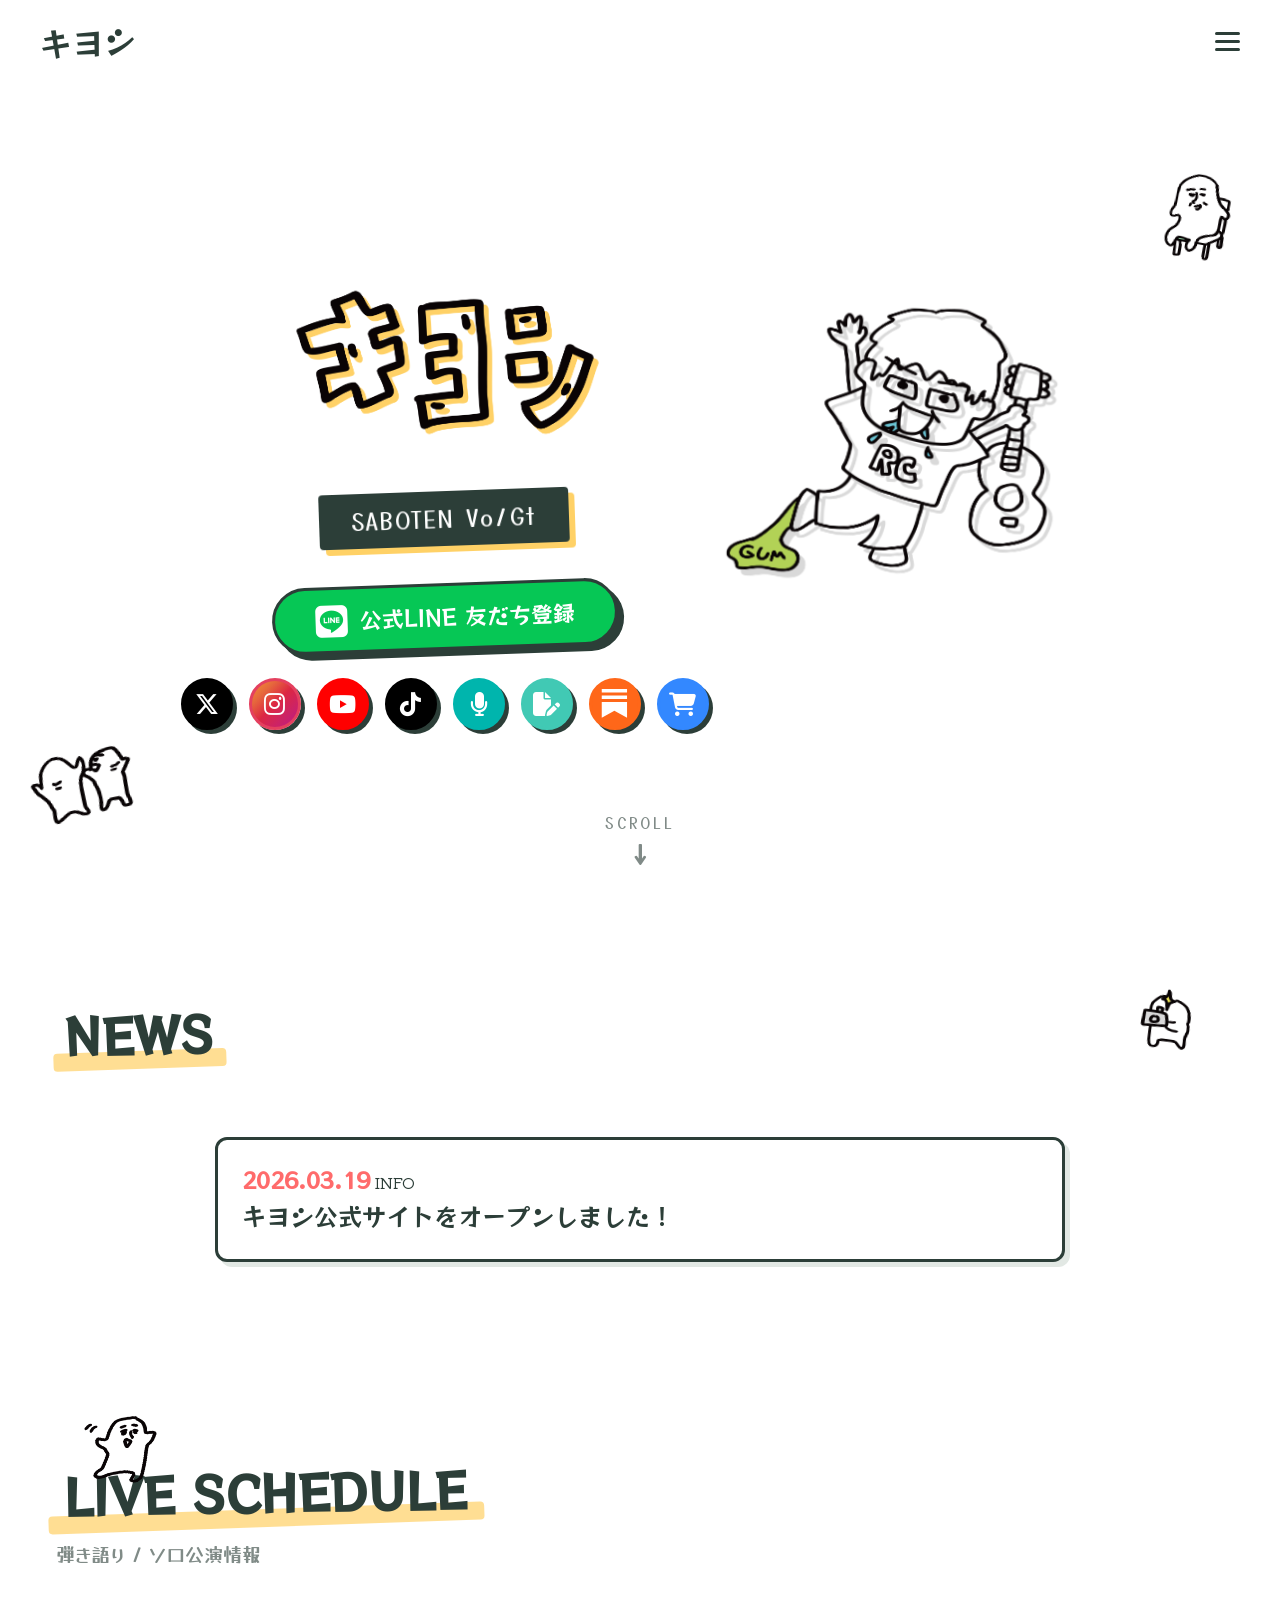
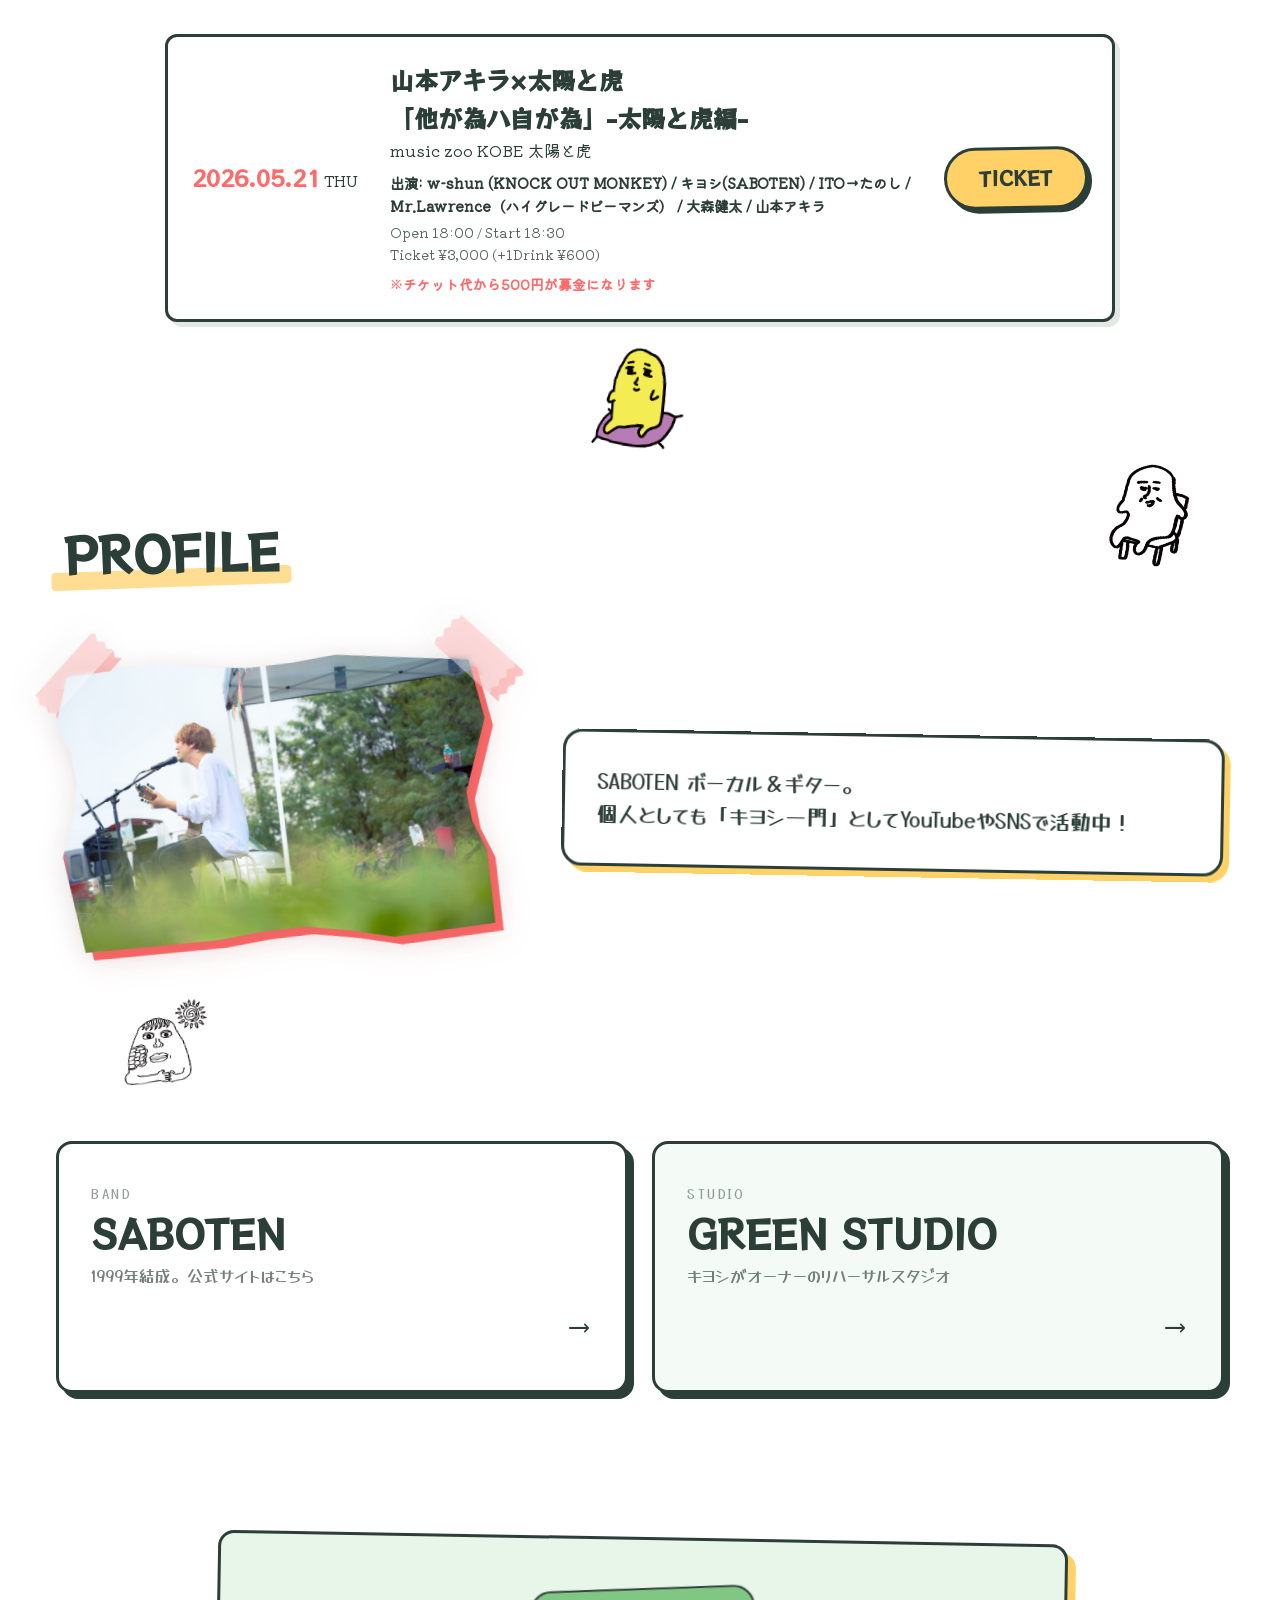
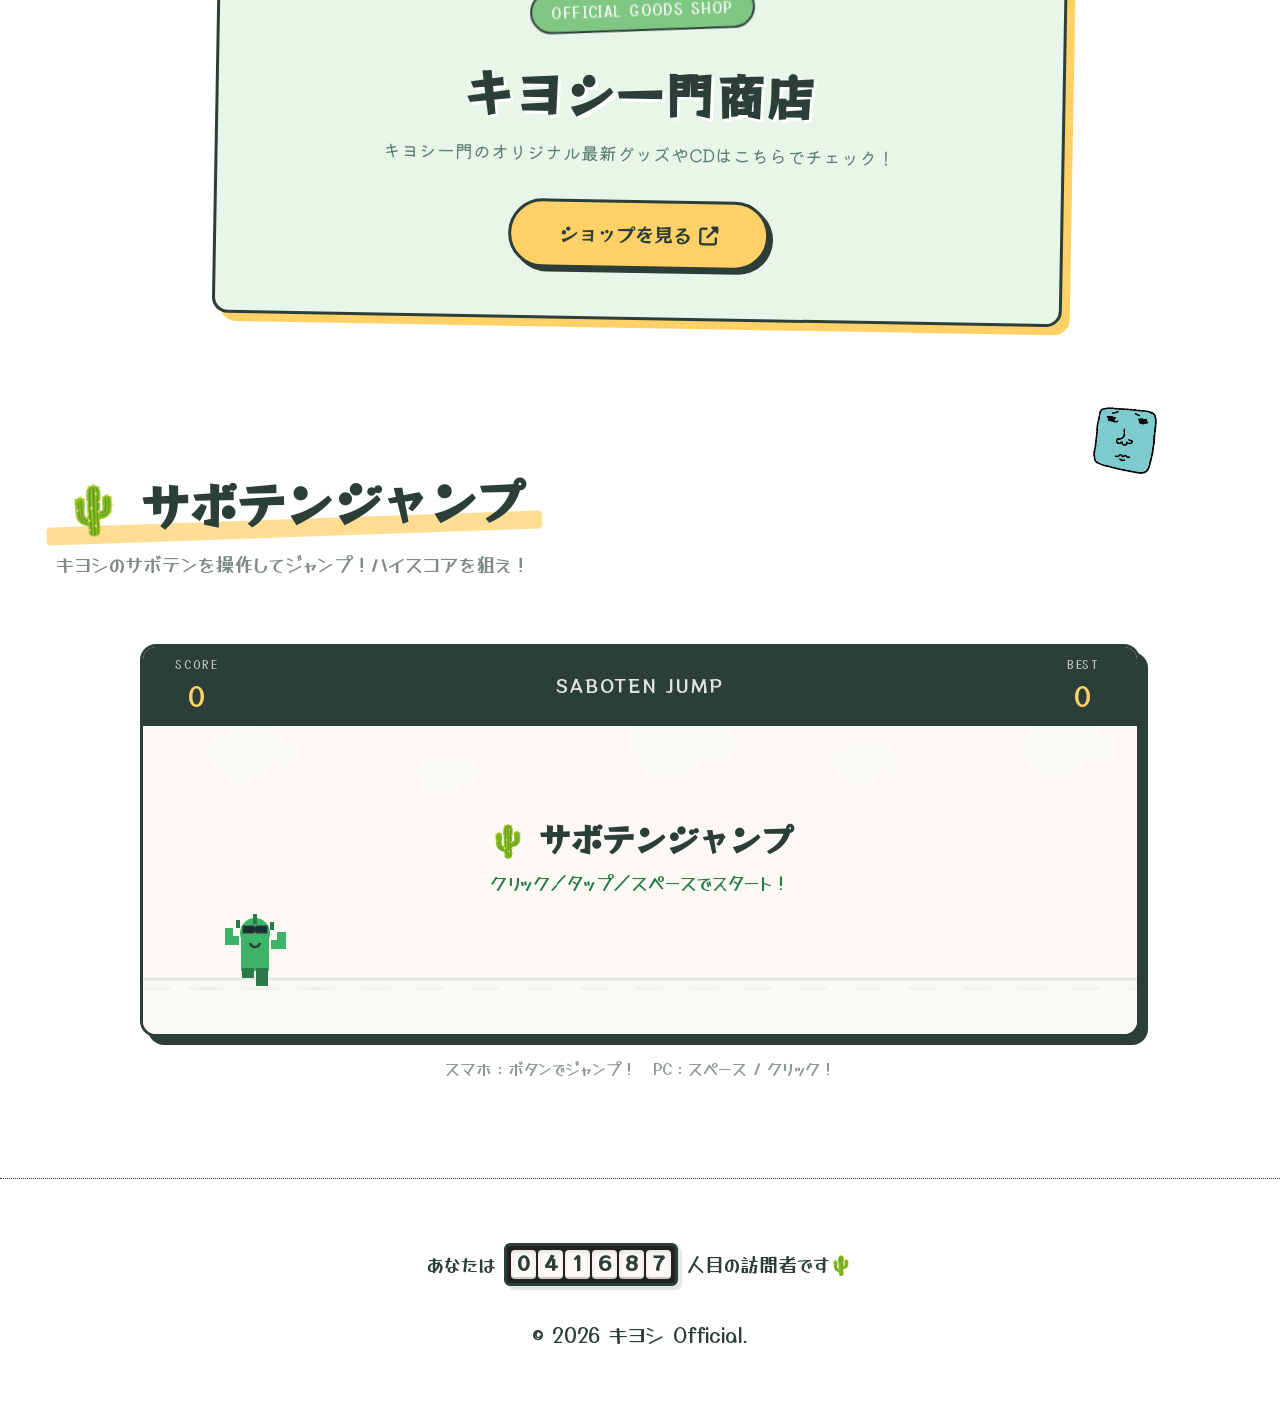
<file: index.html>
<!DOCTYPE html>
<html lang="ja">

<head>
    <meta charset="UTF-8">
    <meta name="viewport" content="width=device-width, initial-scale=1.0">
    <title>キヨシ 公式サイト</title>
    <link rel="stylesheet" href="styles.css?v=202603231520">
    <link rel="stylesheet" href="animations.css?v=202603231520">
    <link rel="preconnect" href="https://fonts.googleapis.com">
    <link rel="preconnect" href="https://fonts.gstatic.com" crossorigin>
    <link
        href="https://fonts.googleapis.com/css2?family=Kiwi+Maru:wght@400;500&family=RocknRoll+One&family=Yusei+Magic&display=swap"
        rel="stylesheet">
    <link rel="stylesheet" href="https://cdnjs.cloudflare.com/ajax/libs/font-awesome/6.5.0/css/all.min.css">
</head>

<body>
    <!-- SVG Filter for Hand-drawn look -->
    <svg style="display: none;">
        <filter id="rough-filter">
            <feTurbulence type="fractalNoise" baseFrequency="0.05" numOctaves="3" result="noise" />
            <feDisplacementMap in="SourceGraphic" in2="noise" scale="2" />
        </filter>
        <filter id="scribble-filter">
            <feTurbulence type="turbulence" baseFrequency="0.05" numOctaves="2" result="turbulence"/>
            <feDisplacementMap in="SourceGraphic" in2="turbulence" scale="3" xChannelSelector="R" yChannelSelector="G"/>
        </filter>
    </svg>

    <!-- Navigation -->
    <nav id="navbar" class="navbar">
        <div class="nav-container">
            <a href="#" class="nav-logo">キヨシ</a>
            <div class="menu-toggle" id="menu-toggle">
                <span></span>
                <span></span>
                <span></span>
            </div>
            <ul class="nav-menu" id="nav-menu">
                <li><a href="#home" class="nav-link">HOME</a></li>
                <li><a href="#news" class="nav-link">NEWS</a></li>
                <li><a href="#live" class="nav-link">LIVE</a></li>
                <li><a href="#profile" class="nav-link">PROFILE</a></li>
                <li><a href="#saboten" class="nav-link">SABOTEN</a></li>
                <li><a href="#studio" class="nav-link">STUDIO</a></li>
                <li><a href="#store" class="nav-link">STORE</a></li>
                <li><a href="#game" class="nav-link">GAME</a></li>
            </ul>
        </div>
    </nav>

    <!-- ========== HERO ========== -->
    <section id="home" class="hero">
        <!-- デコ素材 -->
        <img src="media/素材-05.png" alt="" class="deco-fixed deco-h1" aria-hidden="true">
        <img src="media/素材-07.png" alt="" class="deco-fixed deco-h2" aria-hidden="true">
        <div class="hero-inner">
            <div class="hero-text">
                <div class="hero-text-content" style="display: flex; flex-direction: column; align-items: center; width: 100%;">
                    <h1 class="hero-logo-container" style="margin-bottom: -1rem;">
                        <img src="media/素材-01.png" alt="キヨシ" class="hero-logo-img">
                    </h1>
                    <p class="hero-subtitle">SABOTEN Vo/Gt</p>
                    <div class="hero-line-link-wrap">
                        <a href="https://lin.ee/rFViczp" target="_blank" rel="noopener noreferrer" class="line-btn">
                            <i class="fa-brands fa-line"></i> 公式LINE 友だち登録
                        </a>
                    </div>
                    <div class="hero-social-icons" style="display: flex; justify-content: center; gap: 1rem; margin-top: 1.2rem; flex-wrap: wrap;">
                        <a href="https://x.com/kiyoshi_SABOTEN" target="_blank" rel="noopener noreferrer" class="social-icon-link" data-label="X">
                            <i class="fa-brands fa-x-twitter"></i>
                        </a>
                        <a href="https://www.instagram.com/kiyoshi.saboten.greenstudio/?hl=ja" target="_blank" rel="noopener noreferrer" class="social-icon-link" data-label="Instagram">
                            <i class="fa-brands fa-instagram"></i>
                        </a>
                        <a href="https://www.youtube.com/@キヨシ一門" target="_blank" rel="noopener noreferrer" class="social-icon-link" data-label="YouTube">
                            <i class="fa-brands fa-youtube"></i>
                        </a>
                        <a href="https://www.tiktok.com/@kiyoshi_saboten" target="_blank" rel="noopener noreferrer" class="social-icon-link" data-label="TikTok">
                            <i class="fa-brands fa-tiktok"></i>
                        </a>
                        <a href="https://stand.fm/channels/5f6aadbef04555115d008468" target="_blank" rel="noopener noreferrer" class="social-icon-link" data-label="stand.fm">
                            <i class="fa-solid fa-microphone"></i>
                        </a>
                        <a href="https://note.com/kiyoshi_saboten" target="_blank" rel="noopener noreferrer" class="social-icon-link" data-label="note">
                            <i class="fa-solid fa-file-pen"></i>
                        </a>
                        <a href="https://substack.com/@kiyoshi0608" target="_blank" rel="noopener noreferrer" class="social-icon-link" data-label="Substack">
                            <svg viewBox="0 0 24 24" style="width: 1.2em; height: 1.2em; fill: currentColor;">
                                <path d="M22.539 8.242H1.46V5.405h21.078v2.837zM1.46 10.812V24L12 18.11 22.54 24V10.812H1.46zM22.54 0H1.46v2.836h21.078V0z"/>
                            </svg>
                        </a>
                        <a href="https://kiyoshiichimon.stores.jp" target="_blank" rel="noopener noreferrer" class="social-icon-link" data-label="STORE">
                            <i class="fa-solid fa-cart-shopping"></i>
                        </a>
                    </div>
                </div>
            </div>
            <div class="hero-photo-wrap">
                <div class="hero-photo-frame no-deco-frame">
                    <img src="media/素材-02.png" alt="キヨシ" class="hero-photo no-background">
                </div>
            </div>
        </div>
        <div class="scroll-down">
            <span>SCROLL</span>
            <div class="scroll-arrow">↓</div>
        </div>
    </section>

    <!-- ========== NEWS ========== -->
    <section id="news" class="section news-section deco-section">
        <!-- デコ素材 -->
        <img src="media/素材-06.png" alt="" class="deco-fixed deco-n1" aria-hidden="true">
        <div class="container">
            <div class="section-header">
                <h2 class="section-title marker">NEWS</h2>
            </div>
            <div class="news-grid">
                <!-- news will be populated by script.js -->
            </div>
        </div>
    </section>

    <!-- ========== LIVE ========== -->
    <section id="live" class="section live-section deco-section">
        <!-- デコ素材 -->
        <img src="media/素材-04.png" alt="" class="deco-fixed deco-l1" aria-hidden="true">
        <img src="media/素材-08.png" alt="" class="deco-fixed deco-l2" aria-hidden="true">
        <div class="container">
            <div class="section-header">
                <h2 class="section-title marker">LIVE SCHEDULE</h2>
                <p class="section-subtitle hand-drawn">弾き語り / ソロ公演情報</p>
            </div>
            <div class="live-grid">
                <!-- Data populated by script.js -->
            </div>
        </div>
    </section>

    <!-- ========== PROFILE ========== -->
    <section id="profile" class="section profile-section deco-section">
        <!-- デコ素材 -->
        <img src="media/素材-07.png" alt="" class="deco-fixed deco-p1" aria-hidden="true">
        <div class="container">
            <div class="section-header">
                <h2 class="section-title marker">PROFILE</h2>
            </div>
            <div class="profile-content">
                <div class="profile-image-wrap">
                    <div class="tape tape-top-left"></div>
                    <div class="tape tape-top-right"></div>
                    <img src="media/キヨシIMG_7988.JPG" alt="キヨシ" class="profile-img">
                </div>
                <div class="profile-text-wrap">
                    <p class="hand-drawn-p">SABOTEN ボーカル＆ギター。<br>個人としても「キヨシ一門」としてYouTubeやSNSで活動中！</p>
                </div>
            </div>
        </div>
    </section>

    <!-- ========== SABOTEN & GREEN STUDIO ========== -->
    <section id="saboten" class="section links-section deco-section">
        <!-- デコ素材 -->
        <img src="media/素材-03.png" alt="" class="deco-fixed deco-s1" aria-hidden="true">
        <div class="container">
            <div class="link-cards">
                <a href="https://sabotenrock.com" target="_blank" rel="noopener noreferrer" class="link-card">
                    <span class="link-card-label">BAND</span>
                    <h2 class="link-card-title">SABOTEN</h2>
                    <p class="link-card-sub">1999年結成。公式サイトはこちら</p>
                    <span class="link-card-arrow">→</span>
                </a>
                <a id="studio" href="http://www.greenmusicstudio.jp/" target="_blank" rel="noopener noreferrer" class="link-card link-card--green">
                    <span class="link-card-label">STUDIO</span>
                    <h2 class="link-card-title">GREEN STUDIO</h2>
                    <p class="link-card-sub">キヨシがオーナーのリハーサルスタジオ</p>
                    <span class="link-card-arrow">→</span>
                </a>
            </div>
        </div>
    </section>
    <!-- ========== STORE ========== -->
    <section id="store" class="section store-section deco-section">
        <div class="container">
            <div class="store-banner">
                <div class="store-banner-inner">
                    <span class="store-badge">OFFICIAL GOODS SHOP</span>
                    <h2 class="store-title">キヨシ一門商店</h2>
                    <p class="store-desc">キヨシ一門のオリジナル最新グッズやCDはこちらでチェック！</p>
                    <a href="https://kiyoshiichimon.stores.jp" target="_blank" rel="noopener noreferrer" class="store-btn">ショップを見る <i class="fas fa-external-link-alt"></i></a>
                </div>
                <!-- Optional decoration for store -->
                <img src="media/素材-06.png" class="deco-fixed deco-store" aria-hidden="true" alt="">
            </div>
        </div>
    </section>

    <!-- ========== GAME ========== -->
    <section id="game" class="section game-section deco-section">
        <!-- デコ素材 -->
        <img src="media/素材-09.png" alt="" class="deco-fixed deco-g1" aria-hidden="true">
        <div class="container">
            <div class="section-header">
                <h2 class="section-title marker">🌵 サボテンジャンプ</h2>
                <p class="section-subtitle hand-drawn">キヨシのサボテンを操作してジャンプ！ハイスコアを狙え！</p>
            </div>
            <div class="game-wrapper">
                <div class="game-hud">
                    <div class="game-hud-item">
                        <span class="game-hud-label">SCORE</span>
                        <span class="game-hud-value" id="game-score">0</span>
                    </div>
                    <div class="game-hud-title">SABOTEN JUMP</div>
                    <div class="game-hud-item">
                        <span class="game-hud-label">BEST</span>
                        <span class="game-hud-value" id="game-hiscore">0</span>
                    </div>
                </div>
                <canvas id="game-canvas"></canvas>
                <div class="game-jump-area">
                    <button id="jump-btn" class="jump-btn">
                        🌵 JUMP！
                    </button>
                </div>
            </div>
            <p class="game-hint hand-drawn">スマホ：ボタンでジャンプ！　PC：スペース / クリック！</p>
        </div>
    </section>

    <!-- Footer -->
    <footer class="footer">
        <div class="container">
            <div class="access-counter" style="text-align: center; margin-bottom: 2rem; display: flex; justify-content: center; align-items: center; gap: 0.5rem; flex-wrap: wrap;">
                <span class="hand-drawn" style="font-size: 1.2rem; color: var(--color-text-dark);">あなたは</span>
                
                <!-- Native HTML Counter -->
                <div id="visit-counter" style="display: flex; gap: 2px; background: #222; padding: 4px; border: 3px solid var(--color-text-dark); border-radius: 6px; box-shadow: 4px 4px 0 var(--color-gray);">
                    <!-- Digits will be injected here by script.js -->
                </div>

                <span class="hand-drawn" style="font-size: 1.2rem; color: var(--color-text-dark);">人目の訪問者です🌵</span>
            </div>
            <div class="footer-bottom">
                <p class="hand-drawn-p">&copy; 2026 キヨシ Official.</p>
            </div>
        </div>
    </footer>

    <script src="script.js"></script>
</body>

</html>
</file>
<file: styles.css>
:root {
    /* Color Palette - White/Green/Pop */
    --color-bg-primary: #fdfaf6;
    --color-bg-secondary: #f0f7f4;
    --color-text-dark: #2c3e38;
    --color-text-muted: #5a7d6f;
    --color-accent: #3eb46b;
    --color-pop: #ff6b6b;
    --color-yellow: #ffd166;
    --color-gray: #e2e8e4;
    --color-marker: rgba(255, 209, 102, 0.7);

    /* Fonts */
    --font-base: 'Kiwi Maru', serif;
    --font-head: 'RocknRoll One', sans-serif;
    --font-accent: 'Yusei Magic', sans-serif;
    --font-hand: 'Yusei Magic', sans-serif;
    --font-scribble: 'Yusei Magic', sans-serif;
    --font-pop: 'RocknRoll One', sans-serif;

    --spacing-section: 6rem;
}

html {
    overflow-x: hidden;
}

* {
    margin: 0;
    padding: 0;
    box-sizing: border-box;
}

body {
    font-family: var(--font-base);
    background-color: #ffffff;
    color: var(--color-text-dark);
    line-height: 1.6;
    overflow-x: hidden;
}

/* Utils */
.hand-drawn { font-family: var(--font-hand); }
.hand-drawn-p { font-family: var(--font-hand); font-size: 1.3rem; }
.scribble { font-family: var(--font-scribble); }
/* Marker & Tape Effects */
.marker {
    position: relative;
    display: inline-block;
    padding: 0 0.5rem;
}
.marker::after {
    content: '';
    position: absolute;
    bottom: 4px;
    left: -2%;
    width: 104%;
    height: 18px;
    background: var(--color-marker);
    z-index: -1;
    transform: rotate(-1deg);
    border-radius: 4px;
}

.tape {
    position: absolute;
    width: 130px;
    height: 40px;
    background-color: rgba(255, 255, 255, 0.4);
    backdrop-filter: blur(3px);
    z-index: 20;
    clip-path: polygon(
        4% 0%, 96% 0%, 
        100% 10%, 95% 25%, 100% 40%, 96% 55%, 100% 70%, 95% 85%, 100% 100%, 
        4% 100%, 
        0% 85%, 5% 70%, 0% 55%, 4% 40%, 0% 25%, 5% 10%
    );
}

.tape-hero { top: -20px; left: 50%; transform: translateX(-50%) rotate(-4deg); }
.tape-top-left { top: -15px; left: -25px; transform: rotate(-45deg); width: 90px; }
.tape-top-right { top: -15px; right: -25px; left: auto; transform: rotate(45deg); width: 90px; }
/* Tape for graffiti-box cards */
.tape-box-left  { top: -20px; left: 60px;  transform: rotate(-5deg); width: 110px; }
.tape-box-right { top: -20px; right: 60px; left: auto; transform: rotate(4deg);  width: 110px; }

/* Navigation */
.navbar {
    position: fixed;
    top: 0;
    left: 0;
    width: 100%;
    z-index: 10000;
    padding: 1rem 2rem;
    background: rgba(255, 255, 255, 0.8);
    backdrop-filter: blur(5px);
}

.nav-container {
    max-width: 1200px;
    margin: 0 auto;
    display: flex;
    justify-content: space-between;
    align-items: center;
}

.nav-logo {
    font-family: var(--font-head);
    font-size: 2rem;
    color: var(--color-text-dark);
    text-decoration: none;
    transform: rotate(-2deg);
}

.menu-toggle {
    display: flex;
    flex-direction: column;
    gap: 5px;
    cursor: pointer;
    z-index: 10001; /* Ensure this is above the menu */
}

.menu-toggle span {
    width: 25px;
    height: 3px;
    background: var(--color-text-dark);
    transition: 0.4s ease;
    border-radius: 2px;
}

.menu-toggle.open span:nth-child(1) {
    transform: translateY(8px) rotate(45deg);
}

.menu-toggle.open span:nth-child(2) {
    opacity: 0;
}

.menu-toggle.open span:nth-child(3) {
    transform: translateY(-8px) rotate(-45deg);
}

.nav-menu {
    position: fixed;
    top: 0;
    right: 0;
    width: 250px;
    height: 100vh;
    background: var(--color-bg-secondary);
    display: flex;
    flex-direction: column;
    justify-content: center;
    align-items: center;
    gap: 1.5rem;
    transition: transform 0.4s;
    border-left: 2px dashed var(--color-text-dark);
    transform: translateX(100%);
    z-index: 9999;
}

.nav-menu.active {
    transform: translateX(0);
}

.nav-link {
    font-family: var(--font-head);
    font-size: 1.5rem;
    color: var(--color-text-dark);
    text-decoration: none;
}

/* Hero Section */
.hero {
    min-height: 100vh;
    display: flex;
    align-items: center;
    justify-content: center;
    position: relative;
    padding: 5% 5%;
    overflow: hidden;
    background: transparent;
}

.hero-inner {
    width: 100%;
    max-width: 900px; /* コンパクトに */
    display: flex;
    align-items: center;
    justify-content: center; /* 中央寄せに */
    position: relative;
    z-index: 2;
    gap: 1rem; /* イラストとの距離を最短に */
}

.hero-text {
    flex: 0 0 auto;
    position: relative;
    z-index: 10;
    text-align: center; /* 中央に固定 */
    display: flex;
    flex-direction: column;
    align-items: center; /* 子要素（ロゴとSubtitle）を真ん中に揃える */
}

.hero-title {
    font-family: var(--font-pop);
    font-size: clamp(6rem, 14vw, 12rem);
    line-height: 1;
    color: var(--color-text-dark);
    position: relative;
    margin-left: -5px;
    text-shadow: 4px 4px 0 rgba(0,0,0,0.05);
}

.hero-title::after {
    content: attr(data-text);
    position: absolute;
    left: 8px;
    top: 8px;
    color: var(--color-pop);
    z-index: -1;
}

/* ==== ロゴ画像スタイル ==== */
.hero-logo-container {
    margin-bottom: 0.5rem; /* 下のsubtitleと近づける */
    position: relative;
    z-index: 2;
}

.hero-logo-img {
    width: 380px; 
    height: auto;
    filter: drop-shadow(5px 5px 0 var(--color-yellow));
    animation: wobbleIn 0.8s ease-out forwards;
    margin-bottom: -3.5rem; /* 極限までロゴに近づける */
}

.hero-subtitle {
    font-family: var(--font-accent);
    font-size: 1.4rem;
    color: #fff;
    background: var(--color-text-dark);
    display: inline-block;
    padding: 0.6rem 2rem;
    transform: rotate(-2deg);
    margin: 0.2rem 0 1.8rem; /* 下の要素（LINEボタン）との距離を広げる */
    box-shadow: 6px 6px 0 var(--color-yellow);
    border-radius: 4px;
    letter-spacing: 0.1em;
}

.hero-social-icons {
    display: flex;
    gap: 1.2rem;
    margin-top: 1.5rem; /* subtitleに少し近づける */
    flex-wrap: wrap;
    justify-content: center; /* 完全にセンターに配置 */
}

.hero-social-icons .social-icon-link {
    width: 52px;
    height: 52px;
    font-size: 1.5rem;
}

.hero-photo-wrap {
    flex: 1;
    position: relative;
    display: flex;
    justify-content: center;
    align-items: center;
    max-width: 500px;
    max-height: 500px;
    margin-left: -5%; /* ロゴ側に寄せる */
    margin-bottom: 2%; /* 下へのはみ出しを少し軽減 */
}

.hero-photo-frame {
    position: relative;
    z-index: 2;
    transform: rotate(-2deg);
    transition: transform 0.4s cubic-bezier(0.25, 1, 0.5, 1);
    filter: drop-shadow(0 10px 15px rgba(0,0,0,0.1));
}

.hero-photo-frame.no-deco-frame {
    filter: none;
    transform: rotate(2deg);
    animation: floatDeco 6s ease-in-out infinite;
}

.hero-photo {
    width: 100%;
    height: auto;
    max-height: 60vh; /* Ensure it stays within screen height */
    display: block;
    object-fit: contain;
    /* Adjusted torn-paper effect for the illustration */
    clip-path: polygon(
        1% 2%, 15% 4%, 25% 3%, 45% 5%, 65% 2%, 85% 4%, 98% 1%,
        96% 25%, 99% 45%, 97% 65%, 98% 85%, 95% 98%,
        75% 96%, 55% 98%, 35% 95%, 15% 97%, 2% 96%,
        4% 75%, 1% 45%, 3% 15%
    );
}

.hero-photo.no-background {
    width: 420px; /* イラストもロゴに合わせて巨大化 */
    height: auto;
    filter: drop-shadow(6px 6px 0 rgba(0,0,0,0.15));
}

.hero-photo-wrap:hover .hero-photo-frame {
    transform: rotate(0deg) scale(1.05);
}

.scroll-down {
    position: absolute;
    bottom: 2rem;
    left: 50%;
    transform: translateX(-50%);
    font-family: var(--font-hand);
    opacity: 0.6;
    display: flex;
    flex-direction: column;
    align-items: center;
    gap: 0.3rem;
    text-align: center;
    cursor: default;
    user-select: none;
}

.scroll-down span {
    font-size: 0.9rem;
    letter-spacing: 0.2em;
}

.scroll-arrow {
    font-size: 1.8rem;
    line-height: 1;
    animation: scrollBounce 1.4s ease-in-out infinite;
}

@keyframes scrollBounce {
    0%, 100% { transform: translateY(0); }
    50%       { transform: translateY(10px); }
}

/* Sections */
.section {
    padding: var(--spacing-section) 1rem;
    max-width: 1200px;
    margin: 0 auto;
}

.section-header {
    margin-bottom: 4rem;
}

.section-header.center { text-align: center; }

.section-title {
    font-family: var(--font-head);
    font-size: 3rem;
    transform: rotate(-1deg);
}

.section-subtitle {
    font-size: 1.2rem;
    margin-top: 0.5rem;
    opacity: 0.6;
}

/* News & Live */
.news-grid {
    display: flex;
    flex-direction: column;
    gap: 1.5rem;
    max-width: 850px;
    margin: 0 auto;
}
.live-grid {
    display: flex;
    flex-direction: column;
    gap: 1.5rem;
    max-width: 950px;
    margin: 0 auto;
}

.news-card, .live-card {
    padding: 1.5rem;
    border: 3px solid var(--color-text-dark);
    border-radius: 12px;
    background: #fff;
    transition: all 0.3s cubic-bezier(0.25, 0.8, 0.25, 1);
    box-shadow: 5px 5px 0 var(--color-gray);
    position: relative;
}

.news-card:hover, .live-card:hover {
    transform: translateY(-4px) rotate(1deg);
    box-shadow: 8px 8px 0 var(--color-accent);
}

.news-date, .live-date {
    font-family: var(--font-head);
    font-size: 1.3rem;
    font-weight: bold;
    color: var(--color-pop);
}

.news-title a, .live-title {
    font-family: var(--font-head);
    font-size: 1.5rem;
    text-decoration: none;
    color: var(--color-text-dark);
    transition: color 0.2s;
}

.news-title a:hover {
    color: var(--color-accent);
}

.live-card {
    display: grid;
    grid-template-columns: auto 1fr auto;
    align-items: center;
    gap: 2rem;
}

.ticket-btn, .rough-btn {
    display: inline-block;
    padding: 0.8rem 2rem;
    border: 3px solid var(--color-text-dark);
    border-radius: 50px;
    font-family: var(--font-head);
    font-size: 1.2rem;
    font-weight: bold;
    text-decoration: none;
    color: var(--color-text-dark);
    background: var(--color-yellow);
    transition: all 0.3s cubic-bezier(0.25, 0.8, 0.25, 1);
    box-shadow: 4px 4px 0 var(--color-text-dark);
    transform: rotate(-1deg);
}

.ticket-btn:hover, .rough-btn:hover {
    background: var(--color-pop);
    color: #fff;
    transform: translateY(-4px) rotate(1deg);
    box-shadow: 6px 6px 0 var(--color-text-dark);
}

/* Profile */
.profile-content {
    display: grid;
    grid-template-columns: 1fr 1.5fr;
    gap: 4rem;
    align-items: center;
}

.profile-image-wrap {
    position: relative;
    transform: rotate(-3deg);
    transition: transform 0.3s ease;
    filter: drop-shadow(0 4px 15px rgba(0,0,0,0.1)) drop-shadow(8px 8px 0 var(--color-pop));
}

.profile-img {
    width: 100%;
    height: auto;
    display: block;
    clip-path: polygon(
        4% 4%, 
        25% 1%, 35% 3%, 45% 4%, 55% 3%, 65% 1%, 
        95% 5%, 
        98% 25%, 95% 40%, 93% 50%, 94% 60%, 97% 70%, 
        98% 95%, 
        75% 98%, 65% 95%, 55% 93%, 45% 94%, 35% 96%, 
        5% 98%, 
        1% 65%, 4% 50%, 5% 40%, 4% 30%, 1% 20%
    );
}

.profile-image-wrap:hover {
    transform: scale(1.02) rotate(2deg);
}

.profile-text-wrap {
    transform: rotate(1deg);
    background: #fff;
    padding: 2rem;
    border-radius: 20px;
    border: 3px solid var(--color-text-dark);
    box-shadow: 6px 6px 0 var(--color-yellow);
}

/* Graffiti Box */
.graffiti-box {
    margin: 2rem 0;
    padding: 3rem;
    border: 3px dashed var(--color-text-dark);
    border-radius: 24px;
    background: #fff;
    box-shadow: 8px 8px 0 var(--color-bg-secondary);
    text-align: center;
    position: relative;
    transition: transform 0.3s ease;
}

.graffiti-box:hover {
    transform: translateY(-4px);
    box-shadow: 10px 10px 0 var(--color-gray);
}

.btn-wrap {
    margin-top: 2rem;
}

/* Link Cards (SABOTEN / GREEN STUDIO) */
.link-cards {
    display: grid;
    grid-template-columns: 1fr 1fr;
    gap: 1.5rem;
}

.link-card {
    display: flex;
    flex-direction: column;
    justify-content: center;
    gap: 0.5rem;
    padding: 2.5rem 2rem;
    border: 3px solid var(--color-text-dark);
    border-radius: 16px;
    background: #fff;
    text-decoration: none;
    color: var(--color-text-dark);
    box-shadow: 6px 6px 0 var(--color-text-dark);
    transition: transform 0.25s, box-shadow 0.25s;
    position: relative;
    overflow: hidden;
}

.link-card::before {
    content: '';
    position: absolute;
    inset: 0;
    background: var(--color-yellow);
    opacity: 0;
    transition: opacity 0.25s;
    z-index: 0;
}

.link-card:hover::before { opacity: 0.15; }

.link-card:hover {
    transform: translateY(-6px);
    box-shadow: 8px 12px 0 var(--color-text-dark);
}

.link-card--green {
    background: #f4fbf7;
}

.link-card--green:hover { box-shadow: 8px 12px 0 var(--color-accent); }

.link-card-label {
    font-family: var(--font-hand);
    font-size: 0.8rem;
    letter-spacing: 0.2em;
    opacity: 0.5;
    position: relative;
    z-index: 1;
}

.link-card-title {
    font-family: var(--font-head);
    font-size: 2.4rem;
    line-height: 1.1;
    position: relative;
    z-index: 1;
}

.link-card-sub {
    font-family: var(--font-hand);
    font-size: 1rem;
    opacity: 0.65;
    position: relative;
    z-index: 1;
}

.link-card-arrow {
    font-size: 1.8rem;
    margin-top: 0.5rem;
    align-self: flex-end;
    transition: transform 0.2s;
    position: relative;
    z-index: 1;
}

.link-card:hover .link-card-arrow {
    transform: translateX(6px);
}

@media (max-width: 640px) {
    .link-cards { grid-template-columns: 1fr; }
    .link-card-title { font-size: 2rem; }
}

/* Footer */

.footer {
    padding: 4rem 1rem;
    text-align: center;
    border-top: 1px dotted var(--color-text-dark);
}

/* Social Links Section */
.social-section {
    padding: 4rem 1rem;
    text-align: center;
}

.social-icons {
    display: flex;
    justify-content: center;
    align-items: center;
    gap: 2rem;
    flex-wrap: wrap;
    margin-top: 1rem;
}

.social-icon-link {
    display: flex;
    flex-direction: column;
    align-items: center;
    justify-content: center;
    width: 70px;
    height: 70px;
    border: 3px solid var(--color-text-dark);
    border-radius: 50%;
    background: #fff;
    color: var(--color-text-dark);
    font-size: 2rem;
    text-decoration: none;
    box-shadow: 4px 4px 0 var(--color-text-dark);
    transition: all 0.25s cubic-bezier(0.25, 0.8, 0.25, 1);
    position: relative;
}

.social-icon-link::after {
    content: attr(data-label);
    position: absolute;
    bottom: -28px;
    left: 50%;
    transform: translateX(-50%);
    font-family: var(--font-hand);
    font-size: 0.65rem;
    white-space: nowrap;
    color: var(--color-text-muted);
    opacity: 0;
    transition: opacity 0.2s;
}

.social-icon-link:hover::after {
    opacity: 1;
}

.social-icon-link:hover {
    transform: translateY(-6px) rotate(5deg);
    box-shadow: 6px 6px 0 var(--color-accent);
    background: var(--color-yellow);
}

.social-icon-link:nth-child(1) { background: #000; color: #fff; border-color: #000; } /* X */
.social-icon-link:nth-child(2) { background: linear-gradient(135deg, #f09433, #e6683c, #dc2743, #cc2366, #bc1888); color: #fff; border-color: #E4405F; } /* Instagram */
.social-icon-link:nth-child(3) { background: #FF0000; color: #fff; border-color: #FF0000; } /* YouTube */
.social-icon-link:nth-child(4) { background: #000; color: #fff; border-color: #000; } /* TikTok */
.social-icon-link:nth-child(5) { background: #00b5ad; color: #fff; border-color: #00b5ad; } /* stand.fm */
.social-icon-link:nth-child(6) { background: #41c9b4; color: #fff; border-color: #41c9b4; } /* note */
.social-icon-link:nth-child(7) { background: #ff6719; color: #fff; border-color: #ff6719; } /* Substack */
.social-icon-link:nth-child(8) { background: #3388ff; color: #fff; border-color: #3388ff; } /* STORE */

/* Individual icon hover effects */
.social-icon-link:hover {
    transform: translateY(-6px) rotate(5deg) scale(1.1) !important;
    box-shadow: 6px 6px 0 var(--color-text-dark) !important;
    filter: brightness(1.1);
}

/* LINE Button Style */
.hero-line-link-wrap {
    margin: 0.5rem 0 0.5rem;
    z-index: 20;
}

.line-btn {
    display: inline-flex;
    align-items: center;
    gap: 0.8rem;
    background: #06C755;
    color: #fff;
    padding: 0.8rem 2.5rem;
    border-radius: 50px;
    font-family: var(--font-head);
    font-size: 1.4rem;
    text-decoration: none;
    border: 3px solid var(--color-text-dark);
    box-shadow: 6px 6px 0 var(--color-text-dark);
    transform: rotate(-2deg);
    transition: all 0.3s cubic-bezier(0.175, 0.885, 0.32, 1.275);
    position: relative;
}

.line-btn:hover {
    transform: rotate(0deg) scale(1.05);
    background: #05b34c;
    box-shadow: 8px 8px 0 var(--color-text-dark);
    color: #fff;
}

.line-btn i {
    font-size: 2rem;
}

@media (max-width: 768px) {
    .hero-line-link-wrap {
        margin: 0.5rem 0 0.8rem;
    }
    .line-btn {
        font-size: 1.1rem;
        padding: 0.6rem 1.8rem;
    }
    .line-btn i {
        font-size: 1.6rem;
    }
}

/* ===================== */
/* Store Section         */
/* ===================== */
.store-section {
    padding: 3rem 1rem;
}
.store-banner {
    position: relative;
    background: #e8f5e9; /* Light, soft green */
    border: 3px solid var(--color-text-dark);
    border-radius: 16px;
    padding: 3rem 2rem;
    text-align: center;
    box-shadow: 8px 8px 0 var(--color-yellow);
    max-width: 850px;
    margin: 0 auto;
    overflow: hidden;
    transform: rotate(1deg);
    transition: transform 0.3s;
}
.store-banner:hover {
    transform: rotate(0deg) scale(1.02);
    background: #f1f8e9;
}
.store-banner-inner {
    position: relative;
    z-index: 2;
}
.store-badge {
    display: inline-block;
    background: #81c784; /* Soft green badge */
    color: #fff;
    font-family: var(--font-accent);
    font-size: 0.9rem;
    padding: 0.5rem 1.2rem;
    border-radius: 50px;
    letter-spacing: 0.1em;
    margin-bottom: 1.5rem;
    transform: rotate(-3deg);
    border: 2px solid var(--color-text-dark);
}
.store-title {
    font-family: var(--font-head);
    font-size: 3rem;
    color: var(--color-text-dark);
    letter-spacing: 0.05em;
    margin-bottom: 0.5rem;
    text-shadow: 3px 3px 0 #fff;
}
.store-desc {
    color: var(--color-text-muted);
    margin-bottom: 2rem;
    font-size: 1.1rem;
}
.store-btn {
    display: inline-block;
    background: var(--color-yellow);
    color: var(--color-text-dark);
    font-family: var(--font-head);
    font-size: 1.2rem;
    padding: 1rem 3rem;
    border: 3px solid var(--color-text-dark);
    border-radius: 50px;
    text-decoration: none;
    box-shadow: 4px 4px 0 var(--color-text-dark);
    transition: all 0.2s;
}
.store-btn:hover {
    background: #fff;
    transform: translate(-3px, -3px) rotate(-1deg);
    box-shadow: 7px 7px 0 var(--color-text-dark);
}

/* ===================== */
/* Game Section          */
/* ===================== */
.game-wrapper {
    max-width: 1000px;
    margin: 0 auto;
    border: 3px solid var(--color-text-dark);
    border-radius: 16px;
    overflow: hidden;
    background: #fdfaf6;
    box-shadow: 8px 8px 0 var(--color-text-dark);
}

.game-hud {
    display: flex;
    justify-content: space-between;
    align-items: center;
    padding: 0.6rem 1.5rem;
    background: var(--color-text-dark);
    color: #fff;
}

.game-hud-item {
    display: flex;
    flex-direction: column;
    align-items: center;
    gap: 0.1rem;
}

.game-hud-label {
    font-family: var(--font-hand);
    font-size: 0.7rem;
    opacity: 0.7;
    letter-spacing: 0.15em;
}

.game-hud-value {
    font-family: var(--font-head);
    font-size: 1.6rem;
    color: var(--color-yellow);
    min-width: 60px;
    text-align: center;
}

.game-hud-title {
    font-family: var(--font-head);
    font-size: 1.1rem;
    letter-spacing: 0.1em;
    opacity: 0.85;
}

#game-canvas {
    width: 100%;
    display: block;
    cursor: pointer;
    image-rendering: pixelated;
}

.game-hint {
    text-align: center;
    margin-top: 1.2rem;
    font-size: 1rem;
    opacity: 0.55;
}

/* Jump button – hidden on desktop, shown on mobile */
.game-jump-area {
    display: none;
    padding: 0.8rem 1rem 1rem;
    background: var(--color-text-dark);
    border-top: 2px solid rgba(255,255,255,0.1);
}

.jump-btn {
    display: block;
    width: 100%;
    padding: 1.2rem;
    font-family: var(--font-head);
    font-size: 1.8rem;
    font-weight: bold;
    letter-spacing: 0.1em;
    color: var(--color-text-dark);
    background: var(--color-yellow);
    border: 3px solid var(--color-text-dark);
    border-radius: 16px;
    box-shadow: 0 5px 0 rgba(0,0,0,0.35);
    cursor: pointer;
    user-select: none;
    -webkit-tap-highlight-color: transparent;
    transition: transform 0.08s, box-shadow 0.08s;
    outline: none;
}

.jump-btn:active {
    transform: translateY(4px);
    box-shadow: 0 1px 0 rgba(0,0,0,0.25);
}

@media (max-width: 768px) {
    .game-jump-area {
        display: block;
    }
}

/* Responsive */
@media (max-width: 768px) {
    /* Hero */
    .hero { min-height: auto; padding-top: 5rem; padding-bottom: 2rem; }
    .hero-inner {
        flex-direction: column;
        text-align: center;
        margin-top: 0;
        gap: 0;
    }
    .hero-text { 
        margin-bottom: 1rem; 
        align-items: center; 
        width: 100%; /* 幅を画面いっぱいに */
        max-width: none;
    }
    .hero-logo-img { width: 80%; max-width: 320px; margin: 0 auto; }
    .hero-subtitle { 
        margin: 0.5rem auto 1.5rem; 
        font-size: 1.2rem; 
        padding: 0.4rem 1.2rem;
        transform: rotate(-2deg);
    }
    .hero-social-icons {
        justify-content: center;
        width: 100%;
        margin: 0 auto;
    }

    /* Store specific mobile resets */
    .store-banner { padding: 2rem 1rem; }
    .store-title { font-size: 2rem; }
    .store-btn { padding: 1rem 1.5rem; font-size: 1rem; }

    /* Live */
    .live-card { grid-template-columns: 1fr; text-align: center; gap: 1rem; }

    /* Profile */
    .profile-content { grid-template-columns: 1fr; }

    /* Sections */
    .section { padding: 4rem 1rem 3rem; scroll-margin-top: 60px; }

    /* Prevent handling wrap breakage */
    .container, .graffiti-box, .hero {
        max-width: 100%;
        overflow: hidden;
    }
    .section {
        max-width: 100%;
    }

    /* Canvas: prevent horizontal overflow */
    #game-canvas {
        max-width: 100%;
    }

    .game-wrapper {
        border-radius: 12px;
    }

    /* Social icons */
    .social-section { padding: 2rem 1rem; }
    .social-icons { gap: 1.2rem; }
    .social-icon-link { width: 58px; height: 58px; font-size: 1.6rem; }
    .hero-social-icons .social-icon-link { width: 48px; height: 48px; font-size: 1.4rem; }
}

/* Animation classes applied via JS */
.appeared {
    animation: fadeIn 0.8s ease-out forwards;
}

@keyframes fadeIn {
    from { opacity: 0; transform: translateY(20px); }
    to { opacity: 1; transform: translateY(0); }
}

/* ============================================ */
/* Deco Illustrations  (全セクション共通)        */
/* ============================================ */

/* セクションにはposition:relativeが必要 */
.deco-section {
    position: relative;
    /* overflow: hidden; /* イラストの端がクリッピングされないように削除 */
}

/* 全デコ共通 */
.deco-fixed {
    position: absolute;
    pointer-events: none;
    user-select: none;
    z-index: 1; /* 前面に出して隠れないようにする。ただしコンテンツとは被らせない配置にする */
    animation: floatDeco 6s ease-in-out infinite;
}

/* ── HERO ── */
.deco-h1 { width: 140px; bottom: 5%; left: 1%; transform: rotate(-12deg); }
.deco-h2 { width: 110px; top: 18%; right: 2%; transform: rotate(10deg); } /* コンテンツを避けた端 */
.deco-h3 { width: 80px; bottom: 12%; right: 12%; transform: rotate(-8deg); }

/* ── NEWS ── */
.deco-n1 { width: 100px; top: 15%; right: 2%; transform: rotate(8deg); } /* タイトルから離す */

/* ── LIVE ── */
.deco-l1 { width: 120px; top: 5%; left: 2%; transform: rotate(-10deg); }
.deco-l2 {
    width: 140px;
    bottom: -50px; /* 最下部の余白へ完全に逃し、カードとの被りを100%防止 */
    left: 50%;
    margin-left: -70px; /* 画面のド真ん中（何も要素がない安全地帯）に配置 */
    transform: rotate(5deg);
}

/* ── PROFILE ── */
.deco-p1 { width: 130px; top: 5%; right: 2%; transform: rotate(12deg); } /* BOXと被らず、他の要素からも遠い元もと綺麗な位置 */

/* ── SABOTEN/STUDIO ── */
.deco-s1 { width: 130px; top: -15%; left: 5%; transform: rotate(-8deg); }

/* ── GAME ── */
.deco-g1 { width: 110px; top: 2%; right: 5%; transform: rotate(10deg); }

/* モバイル: コンテンツが中央を占めるため、重なりを避けるためにさらに端へ、または上下へ */
@media (max-width: 768px) {
    .deco-h1  { width: 80px; left: 2%; bottom: 2%; opacity: 0.9; }
    .deco-h2  { width: 70px; right: 2%; top: 5%; opacity: 0.9; }
    .deco-n1  { width: 70px; right: 2%; top: 5%; opacity: 0.9; }
    .deco-l1  { width: 80px; left: 2%; top: 2%; opacity: 0.9; }
    .deco-l2  { 
        width: 90px; 
        left: 50%; 
        right: auto;
        margin-left: -45px; 
        bottom: -35px; 
        opacity: 0.9; 
    } /* 中央配置を引き継ぎつつモバイル用に縮小 */
    .deco-p1  { width: 80px; right: 2%; top: 2%; opacity: 0.9; }
    .deco-s1  { width: 80px; left: 2%; top: -5%; opacity: 0.9; }
    .deco-g1  { width: 80px; right: 2%; top: 2%; opacity: 0.9; }
}
</file>
<file: animations.css>
/* キヨシ Official Site - Animations */

/* Floating text animation for hero */
@keyframes floatText {
    0%, 100% {
        transform: translateY(0px);
    }
    50% {
        transform: translateY(-10px);
    }
}

/* Scroll down indicator animation */
@keyframes scrollBounce {
    0%, 100% {
        transform: translateY(0);
    }
    50% {
        transform: translateY(10px);
    }
}

/* Hero title wobble on load */
@keyframes wobbleIn {
    0%   { transform: rotate(-4deg) scale(0.92); opacity: 0; }
    40%  { transform: rotate(2deg) scale(1.03); opacity: 1; }
    70%  { transform: rotate(-1deg) scale(0.98); }
    100% { transform: rotate(0deg) scale(1); opacity: 1; }
}

/* Stamp effect for subtitle */
@keyframes stampIn {
    0%   { transform: rotate(-2deg) scale(1.4); opacity: 0; }
    60%  { transform: rotate(-2deg) scale(0.95); opacity: 1; }
    100% { transform: rotate(-2deg) scale(1); opacity: 1; }
}

/* Float for decorative elements */
@keyframes floatDeco {
    0%, 100% { transform: translateY(0) rotate(0deg); }
    33%  { transform: translateY(-8px) rotate(2deg); }
    66%  { transform: translateY(-4px) rotate(-1deg); }
}

/* Slide in from left */
@keyframes slideInLeft {
    from { transform: translateX(-40px); opacity: 0; }
    to   { transform: translateX(0); opacity: 1; }
}

/* Slide in from right */
@keyframes slideInRight {
    from { transform: translateX(40px); opacity: 0; }
    to   { transform: translateX(0); opacity: 1; }
}

/* Pulse glow for live badges */
@keyframes pulseBadge {
    0%, 100% { box-shadow: 0 0 0 0 rgba(255, 107, 107, 0.4); }
    50%       { box-shadow: 0 0 0 8px rgba(255, 107, 107, 0); }
}

/* Decoration deco-img float */
.deco-img {
    animation: floatDeco 5s ease-in-out infinite;
    pointer-events: none;
    user-select: none;
}

.deco-img:nth-child(2) { animation-delay: -1.5s; }
.deco-img:nth-child(3) { animation-delay: -3s; }

/* Hero title entrance */
.hero-title {
    animation: wobbleIn 0.7s cubic-bezier(0.25, 1, 0.5, 1) both;
}

/* Hero subtitle entrance */
.hero-subtitle {
    animation: stampIn 0.5s cubic-bezier(0.25, 1, 0.5, 1) 0.3s both;
}

/* LINE button entrance */
.hero-line-link-wrap {
    animation: wobbleIn 0.8s ease-out 0.4s both;
}

/* Social icons stagger entrance */
.hero-social-icons .social-icon-link {
    animation: slideInLeft 0.4s ease both;
}
.hero-social-icons .social-icon-link:nth-child(1) { animation-delay: 0.5s; }
.hero-social-icons .social-icon-link:nth-child(2) { animation-delay: 0.65s; }
.hero-social-icons .social-icon-link:nth-child(3) { animation-delay: 0.8s; }
.hero-social-icons .social-icon-link:nth-child(4) { animation-delay: 0.95s; }
.hero-social-icons .social-icon-link:nth-child(5) { animation-delay: 1.1s; }
.hero-social-icons .social-icon-link:nth-child(6) { animation-delay: 1.25s; }
.hero-social-icons .social-icon-link:nth-child(7) { animation-delay: 1.4s; }

/* Live badge pulse */
.live-badge {
    animation: pulseBadge 2s ease-in-out infinite;
}
</file>
